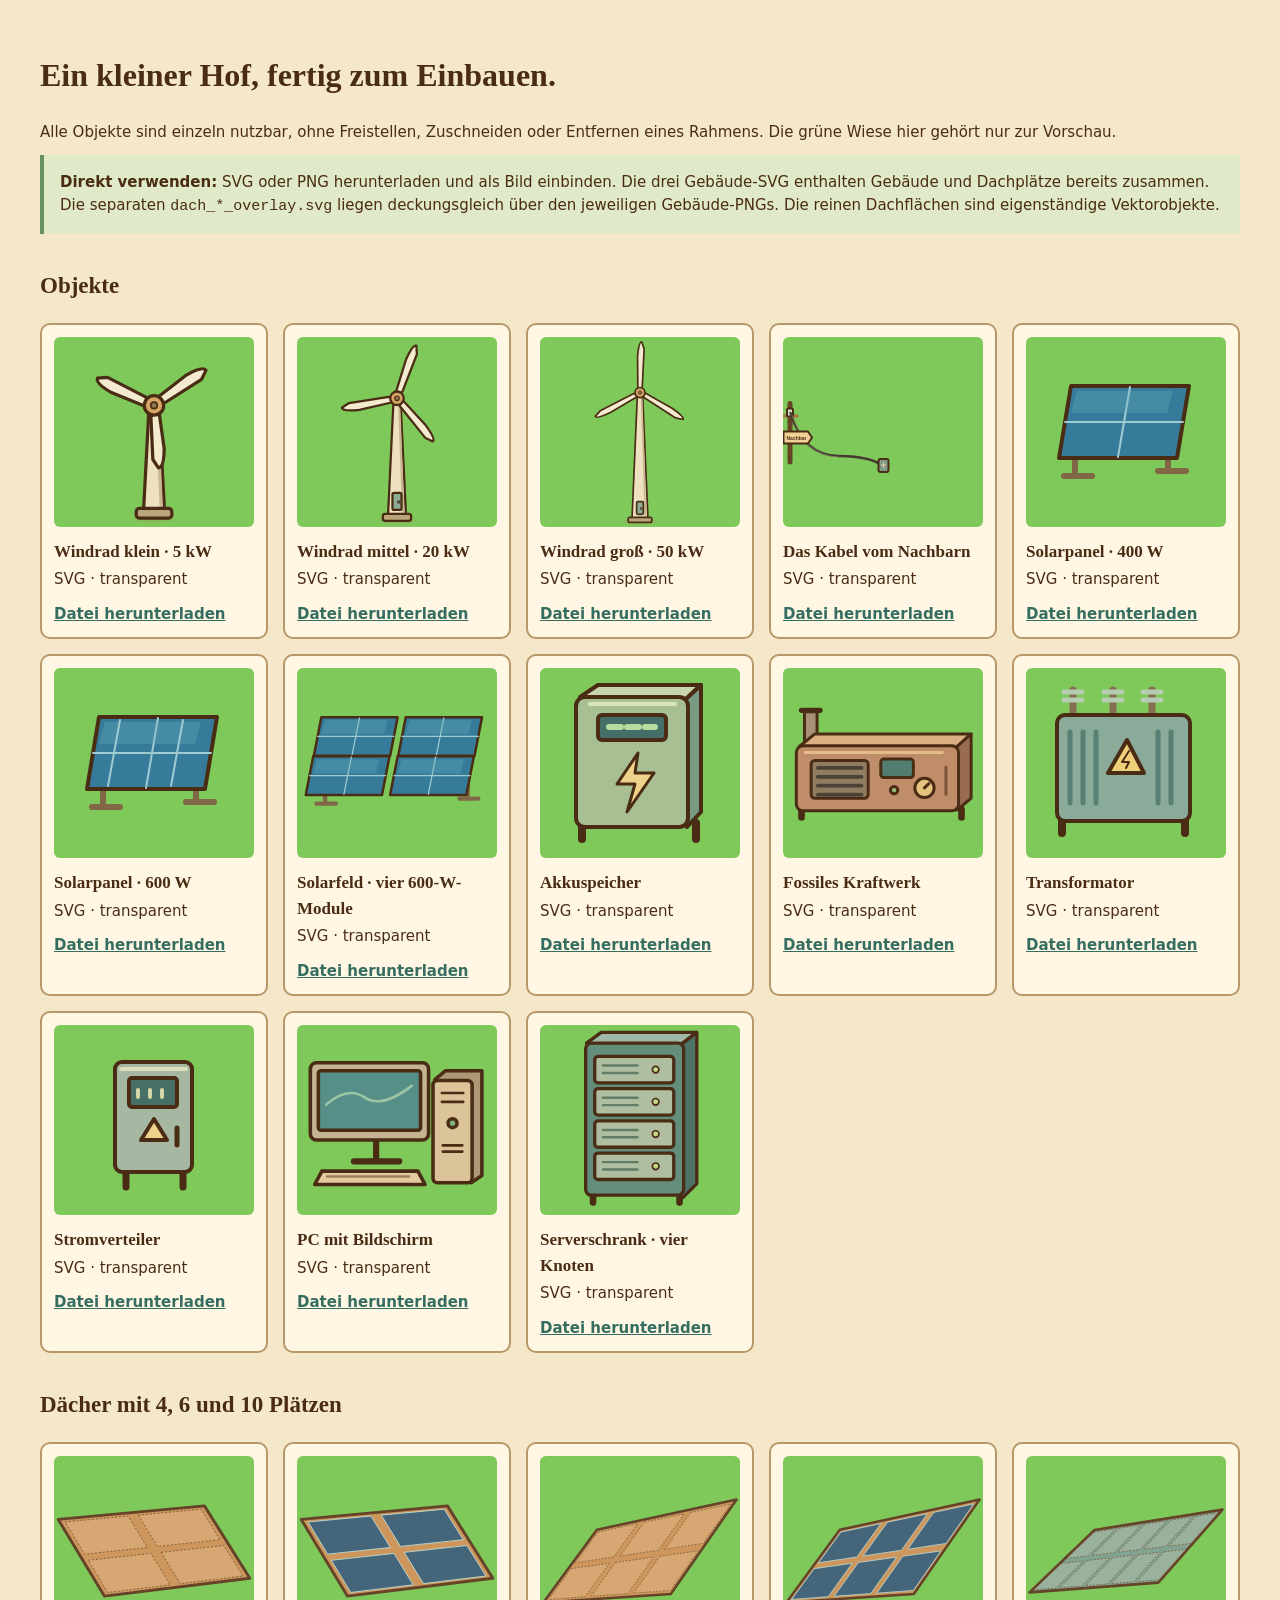
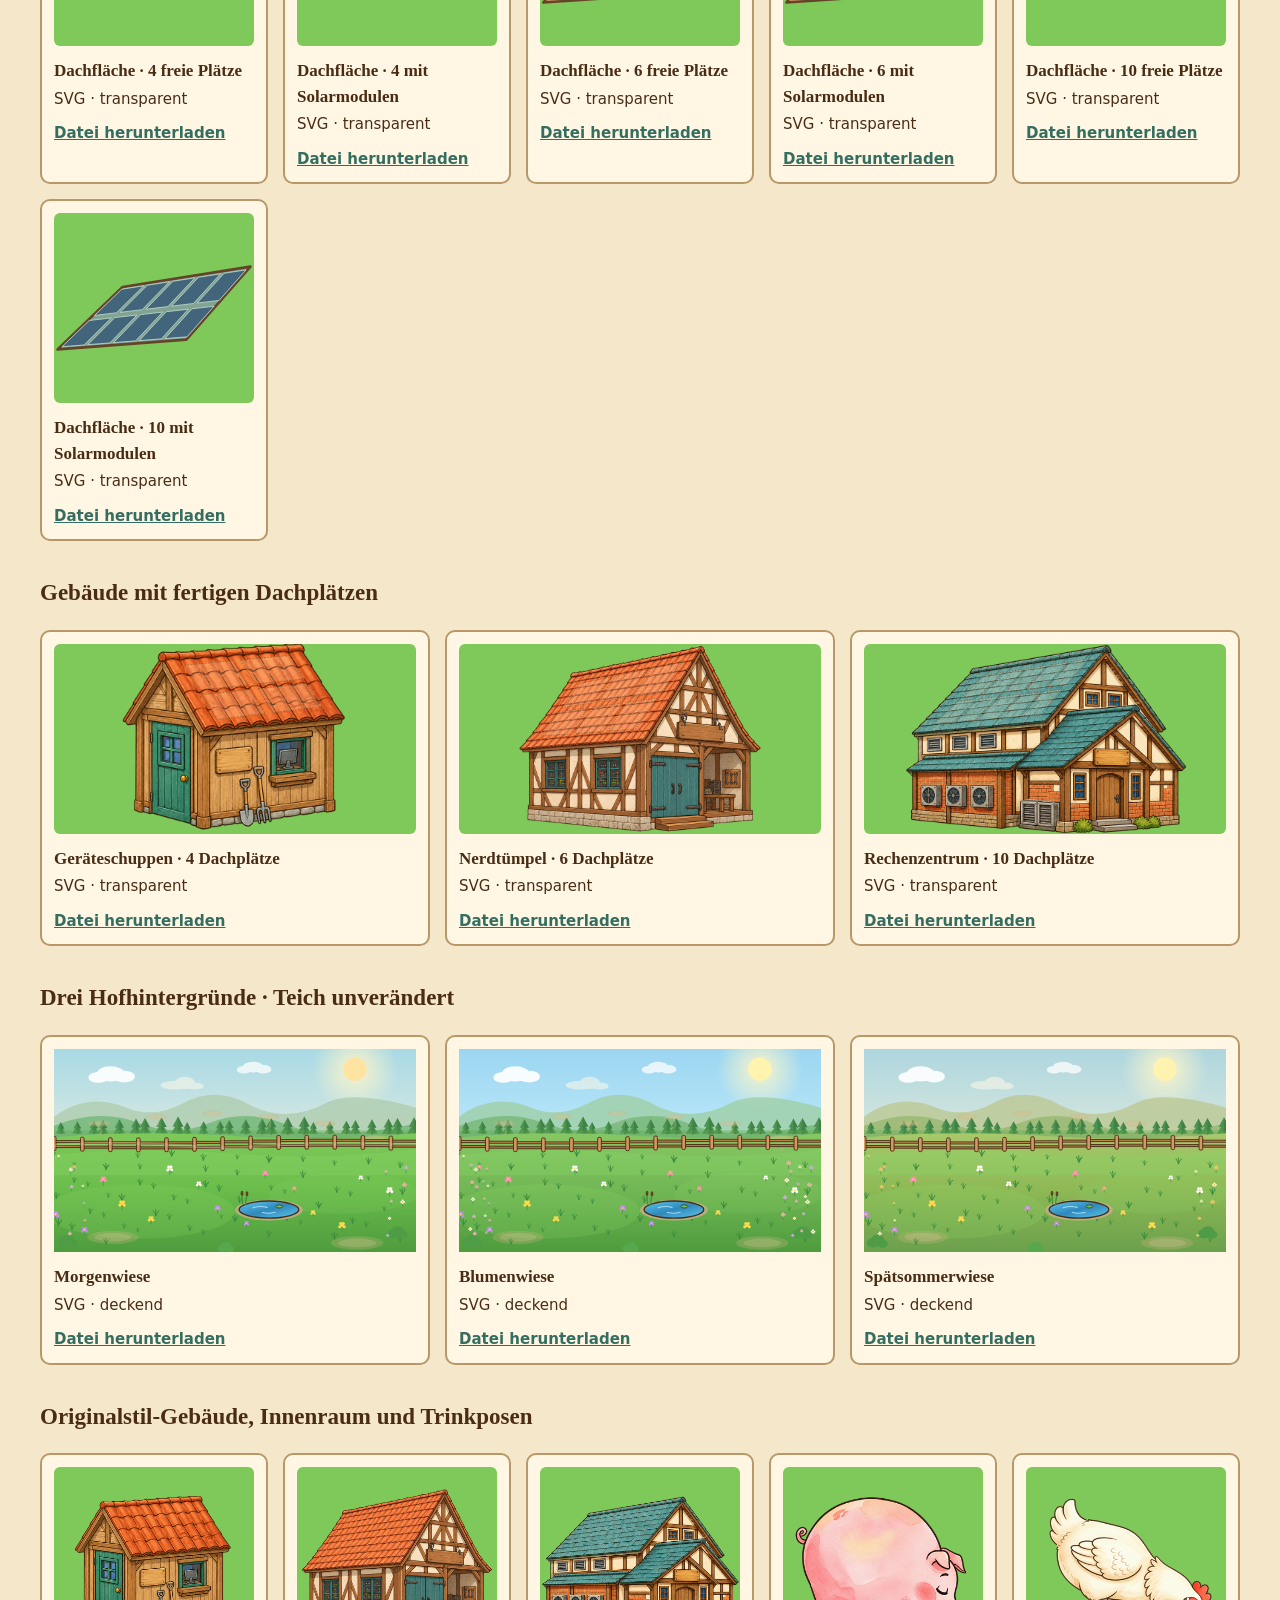
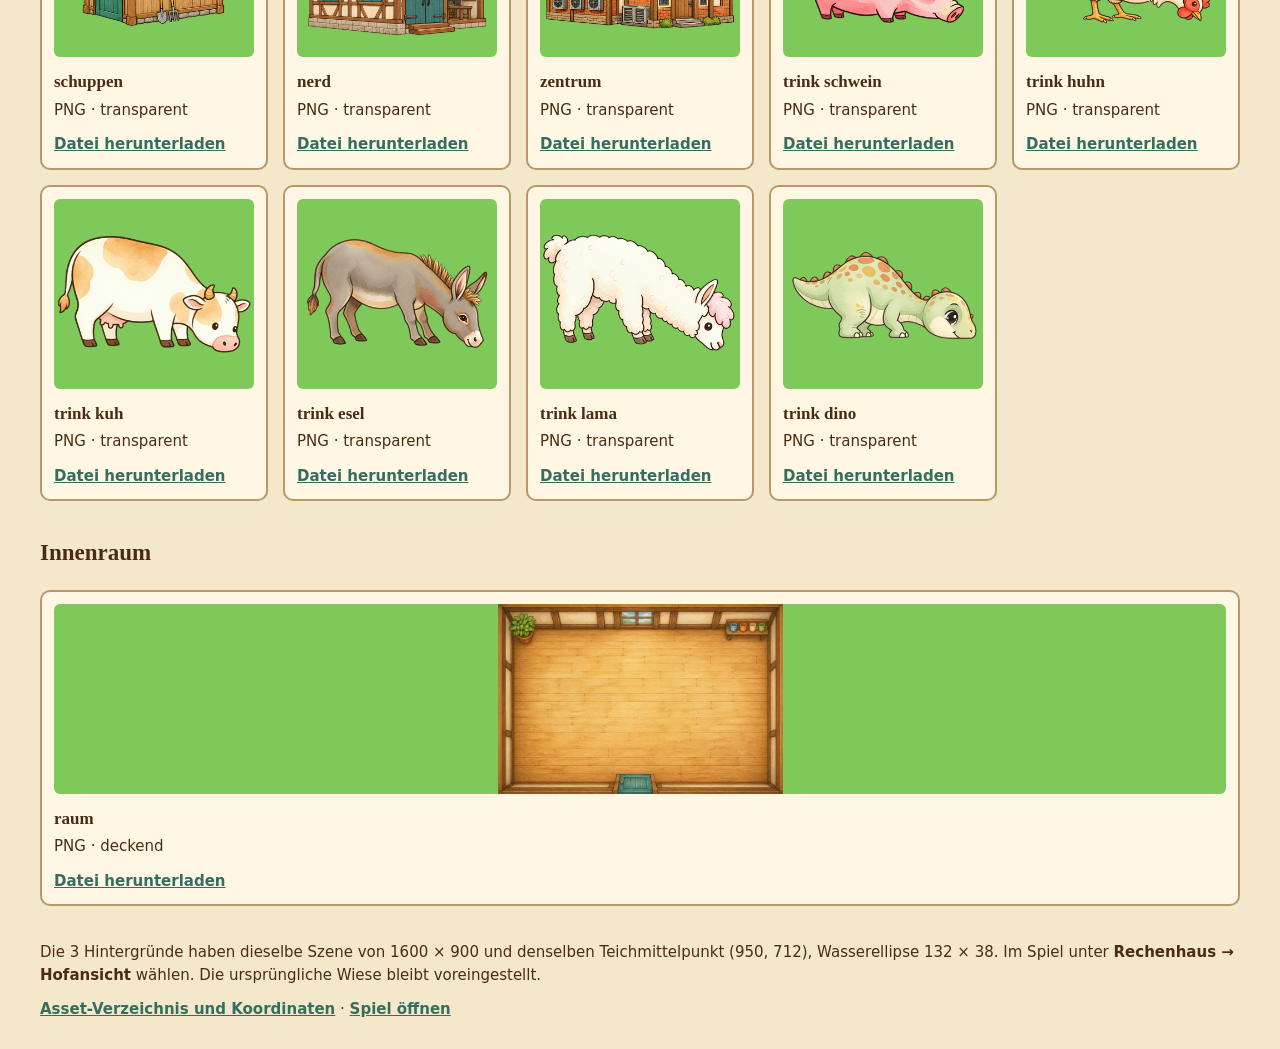
<file: assets/rechenhaus/index.html>
<!doctype html><html lang="de"><meta charset="utf-8"><meta name="viewport" content="width=device-width,initial-scale=1"><title>Modellhof · fertige Grafiken</title><style>*{box-sizing:border-box}body{margin:0;padding:30px;background:#f5e8ca;color:#4a2c15;font:15px/1.5 system-ui,sans-serif}main{max-width:1200px;margin:auto}h1,h2,h3{font-family:Georgia,serif}h1{font-size:32px}h2{margin-top:35px;font-size:23px}h3{font-size:17px;margin:12px 0 3px}.grid{display:grid;grid-template-columns:repeat(auto-fit,minmax(190px,1fr));gap:15px}.weit{grid-template-columns:repeat(auto-fit,minmax(310px,1fr))}article{padding:12px;background:#fff7e4;border:2px solid #b89769;border-radius:10px}.bild{height:190px;background:#7ec95a;border-radius:6px;display:flex;align-items:center;justify-content:center}.bild img{display:block;max-width:100%;max-height:100%;object-fit:contain}.weit .bild{height:auto;aspect-ratio:16/9}.weit img{width:100%;height:100%}p{margin:4px 0 12px}a{color:#356e61;font-weight:700}code{word-break:break-word}aside{padding:16px;background:#e0e9c8;border-left:4px solid #668f62}footer{margin-top:35px}</style><main><h1>Ein kleiner Hof, fertig zum Einbauen.</h1><p>Alle Objekte sind einzeln nutzbar, ohne Freistellen, Zuschneiden oder Entfernen eines Rahmens. Die grüne Wiese hier gehört nur zur Vorschau.</p><aside><b>Direkt verwenden:</b> SVG oder PNG herunterladen und als Bild einbinden. Die drei Gebäude-SVG enthalten Gebäude und Dachplätze bereits zusammen. Die separaten <code>dach_*_overlay.svg</code> liegen deckungsgleich über den jeweiligen Gebäude-PNGs. Die reinen Dachflächen sind eigenständige Vektorobjekte.</aside><h2>Objekte</h2><div class="grid "><article><a href="wind_klein.svg"><div class="bild"><img loading="lazy" src="wind_klein.svg" alt="Windrad klein · 5 kW"></div></a><h3>Windrad klein · 5 kW</h3><p>SVG · transparent</p><a download href="wind_klein.svg">Datei herunterladen</a></article><article><a href="wind_mittel.svg"><div class="bild"><img loading="lazy" src="wind_mittel.svg" alt="Windrad mittel · 20 kW"></div></a><h3>Windrad mittel · 20 kW</h3><p>SVG · transparent</p><a download href="wind_mittel.svg">Datei herunterladen</a></article><article><a href="wind_gross.svg"><div class="bild"><img loading="lazy" src="wind_gross.svg" alt="Windrad groß · 50 kW"></div></a><h3>Windrad groß · 50 kW</h3><p>SVG · transparent</p><a download href="wind_gross.svg">Datei herunterladen</a></article><article><a href="nachbarkabel.svg"><div class="bild"><img loading="lazy" src="nachbarkabel.svg" alt="Das Kabel vom Nachbarn"></div></a><h3>Das Kabel vom Nachbarn</h3><p>SVG · transparent</p><a download href="nachbarkabel.svg">Datei herunterladen</a></article><article><a href="solarpanel_400w.svg"><div class="bild"><img loading="lazy" src="solarpanel_400w.svg" alt="Solarpanel · 400 W"></div></a><h3>Solarpanel · 400 W</h3><p>SVG · transparent</p><a download href="solarpanel_400w.svg">Datei herunterladen</a></article><article><a href="solarpanel_600w.svg"><div class="bild"><img loading="lazy" src="solarpanel_600w.svg" alt="Solarpanel · 600 W"></div></a><h3>Solarpanel · 600 W</h3><p>SVG · transparent</p><a download href="solarpanel_600w.svg">Datei herunterladen</a></article><article><a href="solarfeld.svg"><div class="bild"><img loading="lazy" src="solarfeld.svg" alt="Solarfeld · vier 600-W-Module"></div></a><h3>Solarfeld · vier 600-W-Module</h3><p>SVG · transparent</p><a download href="solarfeld.svg">Datei herunterladen</a></article><article><a href="akku.svg"><div class="bild"><img loading="lazy" src="akku.svg" alt="Akkuspeicher"></div></a><h3>Akkuspeicher</h3><p>SVG · transparent</p><a download href="akku.svg">Datei herunterladen</a></article><article><a href="kraftwerk.svg"><div class="bild"><img loading="lazy" src="kraftwerk.svg" alt="Fossiles Kraftwerk"></div></a><h3>Fossiles Kraftwerk</h3><p>SVG · transparent</p><a download href="kraftwerk.svg">Datei herunterladen</a></article><article><a href="transformator.svg"><div class="bild"><img loading="lazy" src="transformator.svg" alt="Transformator"></div></a><h3>Transformator</h3><p>SVG · transparent</p><a download href="transformator.svg">Datei herunterladen</a></article><article><a href="stromverteiler.svg"><div class="bild"><img loading="lazy" src="stromverteiler.svg" alt="Stromverteiler"></div></a><h3>Stromverteiler</h3><p>SVG · transparent</p><a download href="stromverteiler.svg">Datei herunterladen</a></article><article><a href="pc.svg"><div class="bild"><img loading="lazy" src="pc.svg" alt="PC mit Bildschirm"></div></a><h3>PC mit Bildschirm</h3><p>SVG · transparent</p><a download href="pc.svg">Datei herunterladen</a></article><article><a href="serverschrank.svg"><div class="bild"><img loading="lazy" src="serverschrank.svg" alt="Serverschrank · vier Knoten"></div></a><h3>Serverschrank · vier Knoten</h3><p>SVG · transparent</p><a download href="serverschrank.svg">Datei herunterladen</a></article></div><h2>Dächer mit 4, 6 und 10 Plätzen</h2><div class="grid "><article><a href="dach_4_felder.svg"><div class="bild"><img loading="lazy" src="dach_4_felder.svg" alt="Dachfläche · 4 freie Plätze"></div></a><h3>Dachfläche · 4 freie Plätze</h3><p>SVG · transparent</p><a download href="dach_4_felder.svg">Datei herunterladen</a></article><article><a href="dach_4_belegt.svg"><div class="bild"><img loading="lazy" src="dach_4_belegt.svg" alt="Dachfläche · 4 mit Solarmodulen"></div></a><h3>Dachfläche · 4 mit Solarmodulen</h3><p>SVG · transparent</p><a download href="dach_4_belegt.svg">Datei herunterladen</a></article><article><a href="dach_6_felder.svg"><div class="bild"><img loading="lazy" src="dach_6_felder.svg" alt="Dachfläche · 6 freie Plätze"></div></a><h3>Dachfläche · 6 freie Plätze</h3><p>SVG · transparent</p><a download href="dach_6_felder.svg">Datei herunterladen</a></article><article><a href="dach_6_belegt.svg"><div class="bild"><img loading="lazy" src="dach_6_belegt.svg" alt="Dachfläche · 6 mit Solarmodulen"></div></a><h3>Dachfläche · 6 mit Solarmodulen</h3><p>SVG · transparent</p><a download href="dach_6_belegt.svg">Datei herunterladen</a></article><article><a href="dach_10_felder.svg"><div class="bild"><img loading="lazy" src="dach_10_felder.svg" alt="Dachfläche · 10 freie Plätze"></div></a><h3>Dachfläche · 10 freie Plätze</h3><p>SVG · transparent</p><a download href="dach_10_felder.svg">Datei herunterladen</a></article><article><a href="dach_10_belegt.svg"><div class="bild"><img loading="lazy" src="dach_10_belegt.svg" alt="Dachfläche · 10 mit Solarmodulen"></div></a><h3>Dachfläche · 10 mit Solarmodulen</h3><p>SVG · transparent</p><a download href="dach_10_belegt.svg">Datei herunterladen</a></article></div><h2>Gebäude mit fertigen Dachplätzen</h2><div class="grid "><article><a href="gebaeude_4_felder.svg"><div class="bild"><img loading="lazy" src="gebaeude_4_felder.svg" alt="Geräteschuppen · 4 Dachplätze"></div></a><h3>Geräteschuppen · 4 Dachplätze</h3><p>SVG · transparent</p><a download href="gebaeude_4_felder.svg">Datei herunterladen</a></article><article><a href="gebaeude_6_felder.svg"><div class="bild"><img loading="lazy" src="gebaeude_6_felder.svg" alt="Nerdtümpel · 6 Dachplätze"></div></a><h3>Nerdtümpel · 6 Dachplätze</h3><p>SVG · transparent</p><a download href="gebaeude_6_felder.svg">Datei herunterladen</a></article><article><a href="gebaeude_10_felder.svg"><div class="bild"><img loading="lazy" src="gebaeude_10_felder.svg" alt="Rechenzentrum · 10 Dachplätze"></div></a><h3>Rechenzentrum · 10 Dachplätze</h3><p>SVG · transparent</p><a download href="gebaeude_10_felder.svg">Datei herunterladen</a></article></div><h2>Drei Hofhintergründe · Teich unverändert</h2><div class="grid weit"><article><a href="hintergrund_morgen.svg"><div class="bild"><img loading="lazy" src="hintergrund_morgen.svg" alt="Morgenwiese"></div></a><h3>Morgenwiese</h3><p>SVG · deckend</p><a download href="hintergrund_morgen.svg">Datei herunterladen</a></article><article><a href="hintergrund_blumen.svg"><div class="bild"><img loading="lazy" src="hintergrund_blumen.svg" alt="Blumenwiese"></div></a><h3>Blumenwiese</h3><p>SVG · deckend</p><a download href="hintergrund_blumen.svg">Datei herunterladen</a></article><article><a href="hintergrund_spaetsommer.svg"><div class="bild"><img loading="lazy" src="hintergrund_spaetsommer.svg" alt="Spätsommerwiese"></div></a><h3>Spätsommerwiese</h3><p>SVG · deckend</p><a download href="hintergrund_spaetsommer.svg">Datei herunterladen</a></article></div><h2>Originalstil-Gebäude, Innenraum und Trinkposen</h2><div class="grid "><article><a href="schuppen.png"><div class="bild"><img loading="lazy" src="schuppen.png" alt="schuppen"></div></a><h3>schuppen</h3><p>PNG · transparent</p><a download href="schuppen.png">Datei herunterladen</a></article><article><a href="nerd.png"><div class="bild"><img loading="lazy" src="nerd.png" alt="nerd"></div></a><h3>nerd</h3><p>PNG · transparent</p><a download href="nerd.png">Datei herunterladen</a></article><article><a href="zentrum.png"><div class="bild"><img loading="lazy" src="zentrum.png" alt="zentrum"></div></a><h3>zentrum</h3><p>PNG · transparent</p><a download href="zentrum.png">Datei herunterladen</a></article><article><a href="trink_schwein.png"><div class="bild"><img loading="lazy" src="trink_schwein.png" alt="trink schwein"></div></a><h3>trink schwein</h3><p>PNG · transparent</p><a download href="trink_schwein.png">Datei herunterladen</a></article><article><a href="trink_huhn.png"><div class="bild"><img loading="lazy" src="trink_huhn.png" alt="trink huhn"></div></a><h3>trink huhn</h3><p>PNG · transparent</p><a download href="trink_huhn.png">Datei herunterladen</a></article><article><a href="trink_kuh.png"><div class="bild"><img loading="lazy" src="trink_kuh.png" alt="trink kuh"></div></a><h3>trink kuh</h3><p>PNG · transparent</p><a download href="trink_kuh.png">Datei herunterladen</a></article><article><a href="trink_esel.png"><div class="bild"><img loading="lazy" src="trink_esel.png" alt="trink esel"></div></a><h3>trink esel</h3><p>PNG · transparent</p><a download href="trink_esel.png">Datei herunterladen</a></article><article><a href="trink_lama.png"><div class="bild"><img loading="lazy" src="trink_lama.png" alt="trink lama"></div></a><h3>trink lama</h3><p>PNG · transparent</p><a download href="trink_lama.png">Datei herunterladen</a></article><article><a href="trink_dino.png"><div class="bild"><img loading="lazy" src="trink_dino.png" alt="trink dino"></div></a><h3>trink dino</h3><p>PNG · transparent</p><a download href="trink_dino.png">Datei herunterladen</a></article></div><h2>Innenraum</h2><div class="grid "><article><a href="raum.png"><div class="bild"><img loading="lazy" src="raum.png" alt="raum"></div></a><h3>raum</h3><p>PNG · deckend</p><a download href="raum.png">Datei herunterladen</a></article></div><footer><p>Die 3 Hintergründe haben dieselbe Szene von 1600 × 900 und denselben Teichmittelpunkt (950, 712), Wasserellipse 132 × 38. Im Spiel unter <b>Rechenhaus → Hofansicht</b> wählen. Die ursprüngliche Wiese bleibt voreingestellt.</p><a href="manifest.json">Asset-Verzeichnis und Koordinaten</a> · <a href="../../modellhof_game.html">Spiel öffnen</a></footer></main></html>
</file>
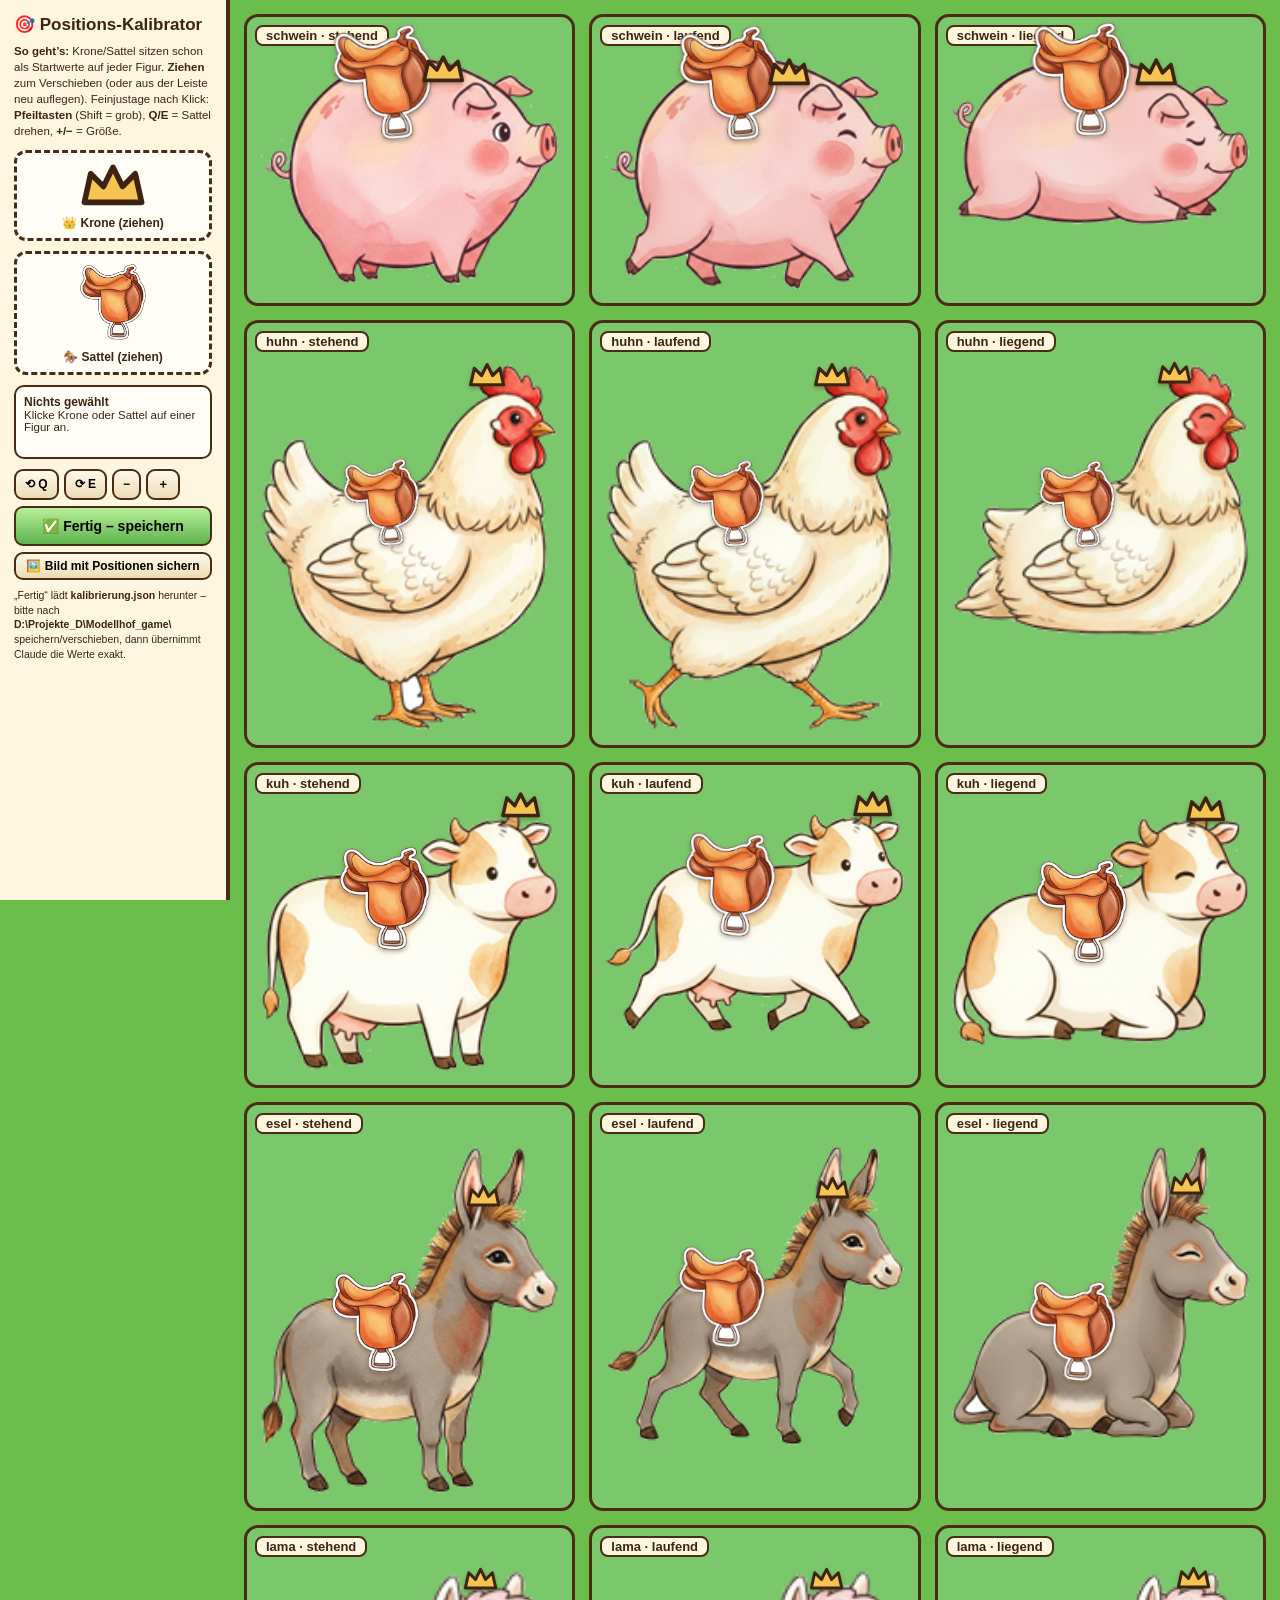
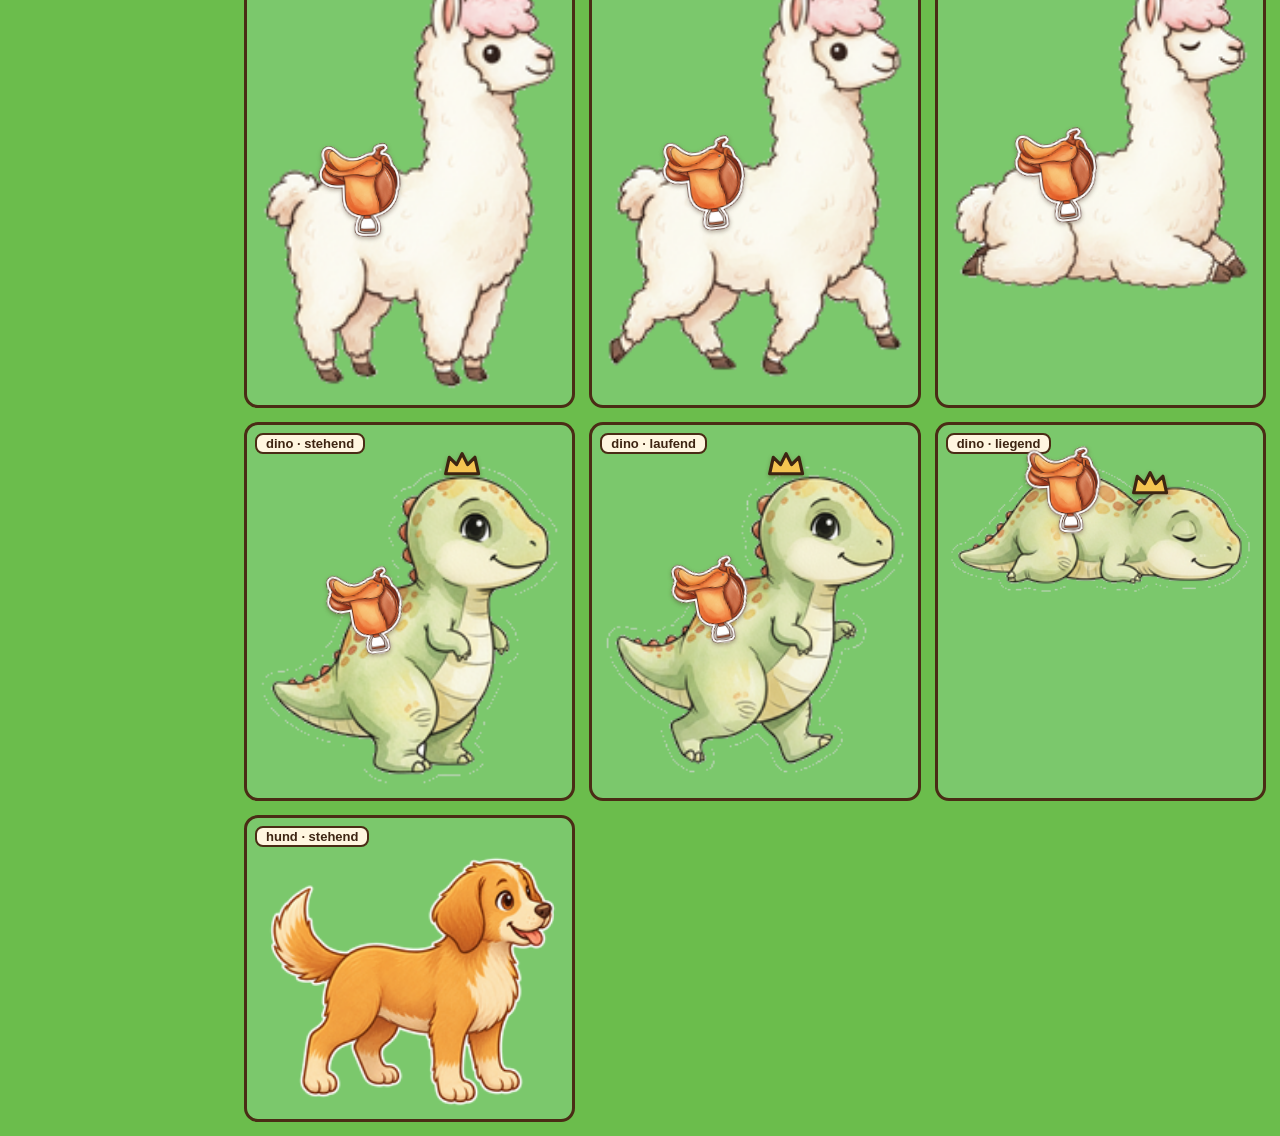
<file: dev/kalibrator.html>
<!DOCTYPE html>
<html lang="de">
<head>
<meta charset="UTF-8">
<meta name="viewport" content="width=device-width, initial-scale=1.0">
<title>Modellhof – Positions-Kalibrator</title>
<style>
:root{--holz:#4a2c15;--papier:#fff6e0;--gruen:#7bc86c}
*{box-sizing:border-box;margin:0;padding:0}
body{font-family:'Nunito','Segoe UI',sans-serif;background:#6bbd4c;color:#3d2412;display:flex;min-height:100vh}
#leiste{width:230px;flex:0 0 230px;background:var(--papier);border-right:4px solid var(--holz);padding:14px;position:sticky;top:0;height:100vh;overflow-y:auto}
#leiste h1{font-size:17px;margin-bottom:8px}
#leiste p{font-size:11.5px;line-height:1.4;margin-bottom:10px}
.quelle{border:3px dashed var(--holz);border-radius:12px;background:#fffdf5;padding:8px;text-align:center;margin-bottom:10px;cursor:grab;user-select:none}
.quelle b{display:block;font-size:12px;margin-top:4px}
.quelle img,.quelle svg{width:70px;pointer-events:none}
#info{border:2.5px solid var(--holz);border-radius:10px;background:#fffdf5;padding:8px;font-size:11.5px;margin-bottom:10px;min-height:74px}
#info b{font-size:12px}
.knopfzeile{display:flex;gap:5px;flex-wrap:wrap;margin-top:6px}
button{font:inherit;font-weight:900;border:2.5px solid var(--holz);border-radius:9px;background:linear-gradient(#ffd97a,#eb9b2d);padding:5px 9px;cursor:pointer;font-size:12px}
button.gruen{background:linear-gradient(#b7ef98,#5fb44f);width:100%;padding:10px;font-size:14px;margin-top:6px}
button.hell{background:linear-gradient(#fffaea,#ecdcb4)}
#ausgabe{width:100%;height:110px;font-size:9px;margin-top:8px;display:none}
#haupt{flex:1;padding:14px;display:grid;grid-template-columns:repeat(auto-fill,minmax(300px,1fr));gap:14px;align-content:start}
.karte{background:var(--gruen);border:3px solid var(--holz);border-radius:14px;padding:8px}
.karte h3{font-size:13px;background:var(--papier);border:2px solid var(--holz);border-radius:8px;display:inline-block;padding:1px 9px;margin-bottom:6px}
.buehne{position:relative;width:100%;user-select:none;touch-action:none}
.buehne>img.figur{width:100%;display:block;pointer-events:none;-webkit-user-drag:none}
.teil{position:absolute;cursor:grab;touch-action:none}
.teil img{width:100%;display:block;pointer-events:none;-webkit-user-drag:none;filter:drop-shadow(0 2px 2px rgba(61,36,18,.35));transform:scaleX(-1)}
.quelle img,#schlepp{transform:scaleX(-1)}   /* Sattel blickt wie die Tiere nach rechts */
.teil svg{width:100%;display:block;pointer-events:none;filter:drop-shadow(0 2px 2px rgba(61,36,18,.35))}
.teil.gewaehlt{outline:2.5px dashed #e0563f;outline-offset:2px}
#hinweis{position:fixed;left:50%;bottom:10px;transform:translateX(-50%);background:var(--papier);border:3px solid var(--holz);border-radius:12px;padding:8px 14px;font-weight:900;font-size:13px;display:none;z-index:50}
#schlepp{position:fixed;pointer-events:none;z-index:99;width:70px;display:none}
</style>
</head>
<body>
<div id="leiste">
  <h1>🎯 Positions-Kalibrator</h1>
  <p><b>So geht’s:</b> Krone/Sattel sitzen schon als Startwerte auf jeder Figur. <b>Ziehen</b> zum Verschieben (oder aus der Leiste neu auflegen). Feinjustage nach Klick: <b>Pfeiltasten</b> (Shift = grob), <b>Q/E</b> = Sattel drehen, <b>+/−</b> = Größe.</p>
  <div class="quelle" data-typ="krone">
    <svg viewBox="0 0 44 30"><path d="M4 26 L8 8 L16 16 L22 4 L28 16 L36 8 L40 26 Z" fill="#f5c451" stroke="#3d2412" stroke-width="3.5" stroke-linejoin="round"/></svg>
    <b>👑 Krone (ziehen)</b>
  </div>
  <div class="quelle" data-typ="sattel">
    <img src="../assets/posen/sattel_klassik.png" alt="">
    <b>🏇 Sattel (ziehen)</b>
  </div>
  <div id="info"><b>Nichts gewählt</b><br>Klicke Krone oder Sattel auf einer Figur an.</div>
  <div class="knopfzeile">
    <button class="hell" id="dreL">⟲ Q</button><button class="hell" id="dreR">⟳ E</button>
    <button class="hell" id="grM">−</button><button class="hell" id="grP">＋</button>
  </div>
  <button class="gruen" id="fertig">✅ Fertig – speichern</button>
  <button class="hell" style="width:100%;margin-top:6px" id="bild">🖼️ Bild mit Positionen sichern</button>
  <textarea id="ausgabe" readonly></textarea>
  <p style="margin-top:8px;font-size:10.5px">„Fertig“ lädt <b>kalibrierung.json</b> herunter – bitte nach<br><b>D:\Projekte_D\Modellhof_game\</b> speichern/verschieben, dann übernimmt Claude die Werte exakt.</p>
</div>
<div id="haupt"></div>
<div id="hinweis"></div>
<img id="schlepp" src="../assets/posen/sattel_klassik.png" alt="">

<script>
/* Startwerte = aktueller Spielstand (damit nur korrigiert werden muss).
   r = Bildbreite/Bildhöhe. sat:[cx,backY,rot,w] kro:[kx,ky,kw] */
const DATEN={
 schwein:{r:{steh:1.30,lauf:1.27,lieg:1.74},
  sat:{steh:[42,4,-6,34],lauf:[42,4,-6,34],lieg:[44,3,-2,34]},
  kro:{steh:[61,10,15],lauf:[61,11,15],lieg:[68,15,15]}},
 huhn:{r:{steh:0.82,lauf:0.82,lieg:1.09},
  sat:{steh:[41,34,-5,26],lauf:[41,34,-4,26],lieg:[43,46,-6,26]},
  kro:{steh:[75,6,13],lauf:[75,6,13],lieg:[74,7,12]}},
 kuh:{r:{steh:1.12,lauf:1.31,lieg:1.23},
  sat:{steh:[42,28,0,31],lauf:[42,27,3,31],lieg:[44,36,0,31]},
  kro:{steh:[86,4,14],lauf:[88,4,14],lieg:[84,6,14]}},
 esel:{r:{steh:0.86,lauf:1.00,lieg:1.02},
  sat:{steh:[39,45,0,30],lauf:[39,44,3,30],lieg:[41,56,2,30]},
  kro:{steh:[74,17,12],lauf:[75,17,12],lieg:[78,16,12]}},
 lama:{r:{steh:0.71,lauf:0.73,lieg:0.92},
  sat:{steh:[34,48,-2,28],lauf:[34,48,-7,28],lieg:[36,58,-7,28]},
  kro:{steh:[73,5,12],lauf:[73,5,12],lieg:[80,6,12]}},
 dino:{r:{steh:0.94,lauf:0.97,lieg:2.25},
  sat:{steh:[36,41,-10,26],lauf:[36,39,-10,26],lieg:[38,10,-3,26]},
  kro:{steh:[67,3,13],lauf:[60,3,13],lieg:[66,21,13]}}
};
const ARTEN=["schwein","huhn","kuh","esel","lama","dino","hund","katze"];
const POSEN=["steh","lauf","lieg"];
const TITEL={steh:"stehend",lauf:"laufend",lieg:"liegend"};
const SASP=1.14, SAUF=0.31, KASP=30/44, KAUF=0.72;
const KRONE_SVG='<svg viewBox="0 0 44 30"><path d="M4 26 L8 8 L16 16 L22 4 L28 16 L36 8 L40 26 Z" fill="#f5c451" stroke="#3d2412" stroke-width="3.5" stroke-linejoin="round"/></svg>';

const haupt=document.getElementById("haupt");
const buehnen={};   /* key art_pose -> {el, teile:{krone,sattel}} */

function teilAnlegen(buehne,typ,art,pose,roh){
  const alt=buehne.querySelector('.teil[data-typ="'+typ+'"]'); if(alt) alt.remove();
  const t=document.createElement("div");
  t.className="teil"; t.dataset.typ=typ; t.dataset.art=art; t.dataset.pose=pose;
  t.dataset.rot=roh.rot||0;
  t.style.left=roh.x+"%"; t.style.top=roh.y+"%"; t.style.width=roh.w+"%";
  t.style.transform="rotate("+(roh.rot||0)+"deg)"; t.style.zIndex=typ==="krone"?6:5;
  t.innerHTML=typ==="krone"?KRONE_SVG:'<img src="../assets/posen/sattel_klassik.png" alt="">';
  buehne.appendChild(t);
  return t;
}
ARTEN.forEach(art=>POSEN.forEach(pose=>{
  const k=document.createElement("div"); k.className="karte";
  k.innerHTML='<h3>'+art+' · '+TITEL[pose]+'</h3>';
  const b=document.createElement("div"); b.className="buehne"; b.dataset.key=art+"_"+pose;
  b.innerHTML='<img class="figur" src="../assets/posen/'+art+'_'+pose+'.png" alt="">';
  k.appendChild(b); haupt.appendChild(k); buehnen[art+"_"+pose]=b;
  const d=DATEN[art], r=d.r[pose];
  const s=d.sat[pose], w=s[3], sx=s[0]-w/2, sy=s[1]-w*SASP*r*SAUF;
  teilAnlegen(b,"sattel",art,pose,{x:sx,y:sy,w:w,rot:s[2]});
  const c=d.kro[pose], kw=c[2], kh=kw*KASP*r;
  teilAnlegen(b,"krone",art,pose,{x:c[0]-kw/2,y:c[1]-kh*KAUF,w:kw,rot:0});
}));

/* ── Auswahl + Ziehen ── */
let gewaehlt=null, zieh=null;
const info=document.getElementById("info");
function waehle(t){
  if(gewaehlt) gewaehlt.classList.remove("gewaehlt");
  gewaehlt=t; if(t){ t.classList.add("gewaehlt"); infoNeu(); }
  else info.innerHTML='<b>Nichts gewählt</b><br>Klicke Krone oder Sattel auf einer Figur an.';
}
function infoNeu(){
  if(!gewaehlt) return;
  info.innerHTML='<b>'+(gewaehlt.dataset.typ==="krone"?"👑 Krone":"🏇 Sattel")+' · '+gewaehlt.dataset.art+' ('+TITEL[gewaehlt.dataset.pose]+')</b><br>'+
    'x: '+parseFloat(gewaehlt.style.left).toFixed(1)+'% · y: '+parseFloat(gewaehlt.style.top).toFixed(1)+'%<br>'+
    'Breite: '+parseFloat(gewaehlt.style.width).toFixed(1)+'% · Drehung: '+gewaehlt.dataset.rot+'°';
}
document.addEventListener("pointerdown",e=>{
  const t=e.target.closest(".teil");
  if(t){ waehle(t);
    const b=t.parentElement.getBoundingClientRect(), r=t.getBoundingClientRect();
    zieh={t,dx:e.clientX-r.left,dy:e.clientY-r.top};
    t.setPointerCapture&&t.setPointerCapture(e.pointerId);
    e.preventDefault(); return; }
  const q=e.target.closest(".quelle");
  if(q){ zieh={neu:q.dataset.typ,dx:35,dy:20};
    const s=document.getElementById("schlepp");
    if(q.dataset.typ==="krone"){ s.style.display="none"; } else { s.style.display="block"; }
    e.preventDefault(); return; }
  if(!e.target.closest("#leiste")) waehle(null);
});
document.addEventListener("pointermove",e=>{
  if(!zieh) return;
  if(zieh.neu){ const s=document.getElementById("schlepp"); s.style.left=(e.clientX-35)+"px"; s.style.top=(e.clientY-20)+"px"; return; }
  const b=zieh.t.parentElement.getBoundingClientRect();
  zieh.t.style.left=((e.clientX-zieh.dx-b.left)/b.width*100).toFixed(2)+"%";
  zieh.t.style.top=((e.clientY-zieh.dy-b.top)/b.height*100).toFixed(2)+"%";
  infoNeu();
});
document.addEventListener("pointerup",e=>{
  if(zieh&&zieh.neu){
    document.getElementById("schlepp").style.display="none";
    const ziel=document.elementsFromPoint(e.clientX,e.clientY).find(x=>x.classList&&x.classList.contains("buehne"));
    if(ziel){
      const b=ziel.getBoundingClientRect();
      const w=zieh.neu==="krone"?13:28;
      const t=teilAnlegen(ziel,zieh.neu,ziel.dataset.key.split("_")[0],ziel.dataset.key.split("_")[1],
        {x:(e.clientX-b.left)/b.width*100-w/2,y:(e.clientY-b.top)/b.height*100-4,w:w,rot:0});
      waehle(t);
    }
  }
  zieh=null;
});
/* Feinjustage */
function dreh(d){ if(!gewaehlt||gewaehlt.dataset.typ!=="sattel") return;
  const r=(parseFloat(gewaehlt.dataset.rot)||0)+d; gewaehlt.dataset.rot=r;
  gewaehlt.style.transform="rotate("+r+"deg)"; infoNeu(); }
function groesse(f){ if(!gewaehlt) return;
  gewaehlt.style.width=Math.max(4,parseFloat(gewaehlt.style.width)*f).toFixed(1)+"%"; infoNeu(); }
document.addEventListener("keydown",e=>{
  if(!gewaehlt) return;
  const s=e.shiftKey?1:0.25;
  if(e.key==="ArrowLeft"){gewaehlt.style.left=(parseFloat(gewaehlt.style.left)-s)+"%";}
  else if(e.key==="ArrowRight"){gewaehlt.style.left=(parseFloat(gewaehlt.style.left)+s)+"%";}
  else if(e.key==="ArrowUp"){gewaehlt.style.top=(parseFloat(gewaehlt.style.top)-s)+"%";}
  else if(e.key==="ArrowDown"){gewaehlt.style.top=(parseFloat(gewaehlt.style.top)+s)+"%";}
  else if(e.key==="q"||e.key==="Q"){dreh(-2);}
  else if(e.key==="e"||e.key==="E"){dreh(2);}
  else if(e.key==="+"){groesse(1.05);}
  else if(e.key==="-"){groesse(1/1.05);}
  else return;
  e.preventDefault(); infoNeu();
});
document.getElementById("dreL").onclick=()=>dreh(-2);
document.getElementById("dreR").onclick=()=>dreh(2);
document.getElementById("grP").onclick=()=>groesse(1.05);
document.getElementById("grM").onclick=()=>groesse(1/1.05);

/* ── Speichern ── */
function sammeln(){
  const aus={};
  ARTEN.forEach(art=>{ aus[art]={};
    POSEN.forEach(pose=>{
      const b=buehnen[art+"_"+pose]; const o={};
      b.querySelectorAll(".teil").forEach(t=>{
        o[t.dataset.typ==="krone"?"kro":"sat"]={
          x:+parseFloat(t.style.left).toFixed(1), y:+parseFloat(t.style.top).toFixed(1),
          w:+parseFloat(t.style.width).toFixed(1), rot:+(parseFloat(t.dataset.rot)||0) };
      });
      aus[art][pose]=o;
    });
  });
  return aus;
}
function melde(t){ const h=document.getElementById("hinweis"); h.textContent=t; h.style.display="block"; setTimeout(()=>h.style.display="none",3500); }
document.getElementById("fertig").onclick=()=>{
  const j=JSON.stringify(sammeln(),null,1);
  const a=document.getElementById("ausgabe"); a.style.display="block"; a.value=j;
  try{ localStorage.setItem("modellhof_kalibrierung",j); }catch(e){}
  const dl=document.createElement("a");
  dl.href=URL.createObjectURL(new Blob([j],{type:"application/json"}));
  dl.download="kalibrierung.json"; dl.click();
  try{ navigator.clipboard.writeText(j); }catch(e){}
  melde("✅ kalibrierung.json gespeichert – bitte in den Projektordner legen!");
};
document.getElementById("bild").onclick=async()=>{
  try{
    const karten=[...document.querySelectorAll(".buehne")];
    const spalten=3, bw=340, reihen=Math.ceil(karten.length/spalten);
    let zeilenH=[]; karten.forEach((b,i)=>{const z=Math.floor(i/spalten); const h=bw*(b.offsetHeight/b.offsetWidth)+26; zeilenH[z]=Math.max(zeilenH[z]||0,h);});
    const c=document.createElement("canvas");
    c.width=spalten*bw+40; c.height=zeilenH.reduce((a,b)=>a+b,0)+40;
    const g=c.getContext("2d"); g.fillStyle="#7bc86c"; g.fillRect(0,0,c.width,c.height);
    g.textBaseline="top";
    let y0=20;
    for(let z=0;z<reihen;z++){
      for(let s=0;s<spalten;s++){
        const i=z*spalten+s; if(i>=karten.length) break;
        const b=karten[i], x0=20+s*bw;
        const fig=b.querySelector(".figur");
        const skal=(bw-20)/b.offsetWidth, fh=b.offsetHeight*skal;
        g.fillStyle="#3d2412"; g.font="900 13px sans-serif"; g.fillText(b.dataset.key.replace("_"," · "),x0,y0);
        await new Promise(res=>{ if(fig.complete) res(); else fig.onload=res; });
        g.drawImage(fig,x0,y0+18,bw-20,fh);
        for(const t of b.querySelectorAll(".teil")){
          const tx=x0+parseFloat(t.style.left)/100*(bw-20), ty=y0+18+parseFloat(t.style.top)/100*fh;
          const tw=parseFloat(t.style.width)/100*(bw-20), rot=(parseFloat(t.dataset.rot)||0)*Math.PI/180;
          g.save(); g.translate(tx+tw/2,ty); g.rotate(rot); g.translate(-tw/2,0);
          if(t.dataset.typ==="sattel"){ const im=t.querySelector("img"); g.drawImage(im,0,0,tw,tw*(im.naturalHeight/im.naturalWidth)); }
          else{ g.fillStyle="#f5c451"; g.strokeStyle="#3d2412"; g.lineWidth=2.5;
            const u=tw/44; g.beginPath();
            g.moveTo(4*u,26*u*(30/44)/(30/44)); /* einfacher Kronenpfad */
            g.beginPath(); g.moveTo(4*u,26*u); g.lineTo(8*u,8*u); g.lineTo(16*u,16*u); g.lineTo(22*u,4*u);
            g.lineTo(28*u,16*u); g.lineTo(36*u,8*u); g.lineTo(40*u,26*u); g.closePath(); g.fill(); g.stroke(); }
          g.restore();
          g.fillStyle="#e0563f"; g.beginPath(); g.arc(tx+tw/2,ty+2,3,0,7); g.fill();
        }
        g.fillStyle="#3d2412"; g.font="10px sans-serif";
      }
      y0+=zeilenH[z];
    }
    const dl=document.createElement("a"); dl.href=c.toDataURL("image/png"); dl.download="kalibrierung_bild.png"; dl.click();
    melde("🖼️ kalibrierung_bild.png gespeichert");
  }catch(e){ melde("⚠️ Bild-Export ging nicht ("+e.message+") – bitte über http://localhost:8123 öffnen"); }
};
/* Vorherige Kalibrierung wieder laden, falls vorhanden */
try{ const alt=localStorage.getItem("modellhof_kalibrierung");
 if(alt){ const o=JSON.parse(alt);
  ARTEN.forEach(art=>POSEN.forEach(pose=>{ const e=o[art]&&o[art][pose]; if(!e) return;
   const b=buehnen[art+"_"+pose];
   if(e.sat) teilAnlegen(b,"sattel",art,pose,e.sat);
   if(e.kro) teilAnlegen(b,"krone",art,pose,e.kro); }));
  melde("Vorherige Kalibrierung geladen"); }
}catch(e){}
</script>
</body>
</html>
</file>
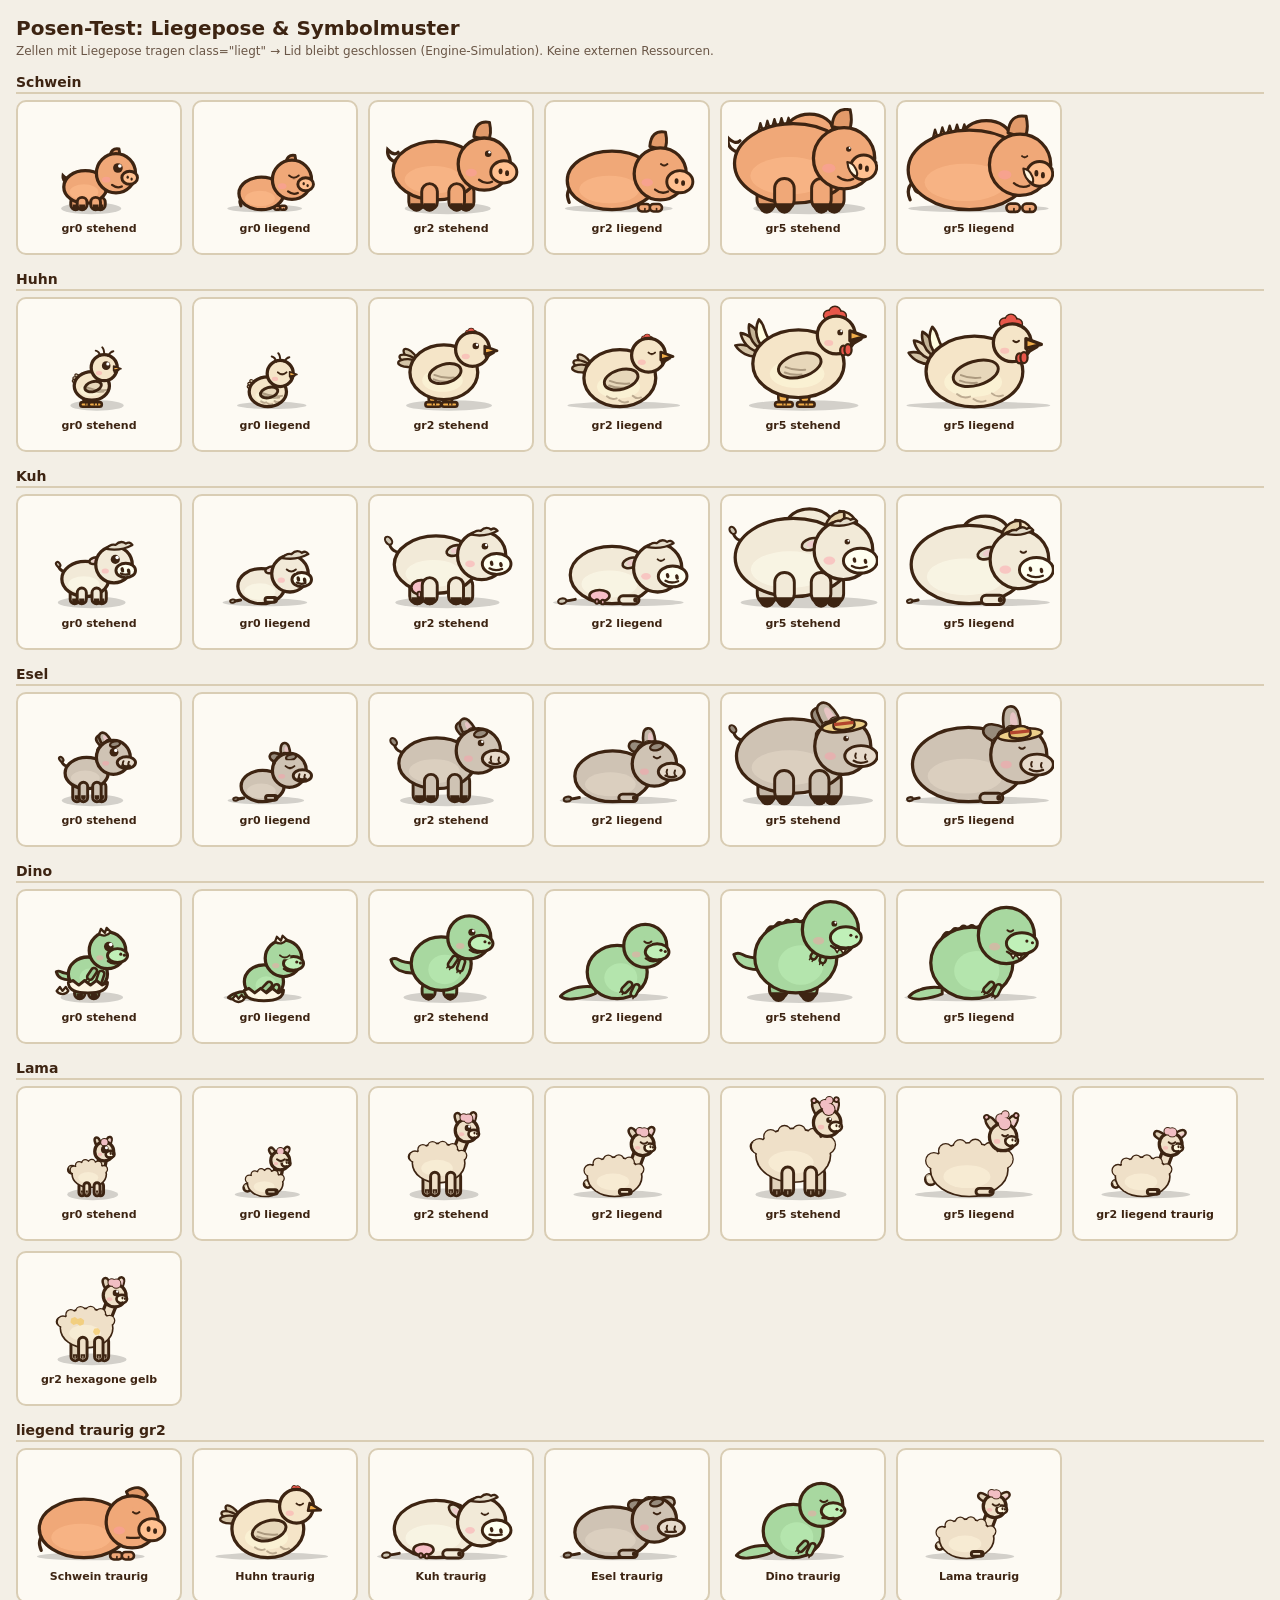
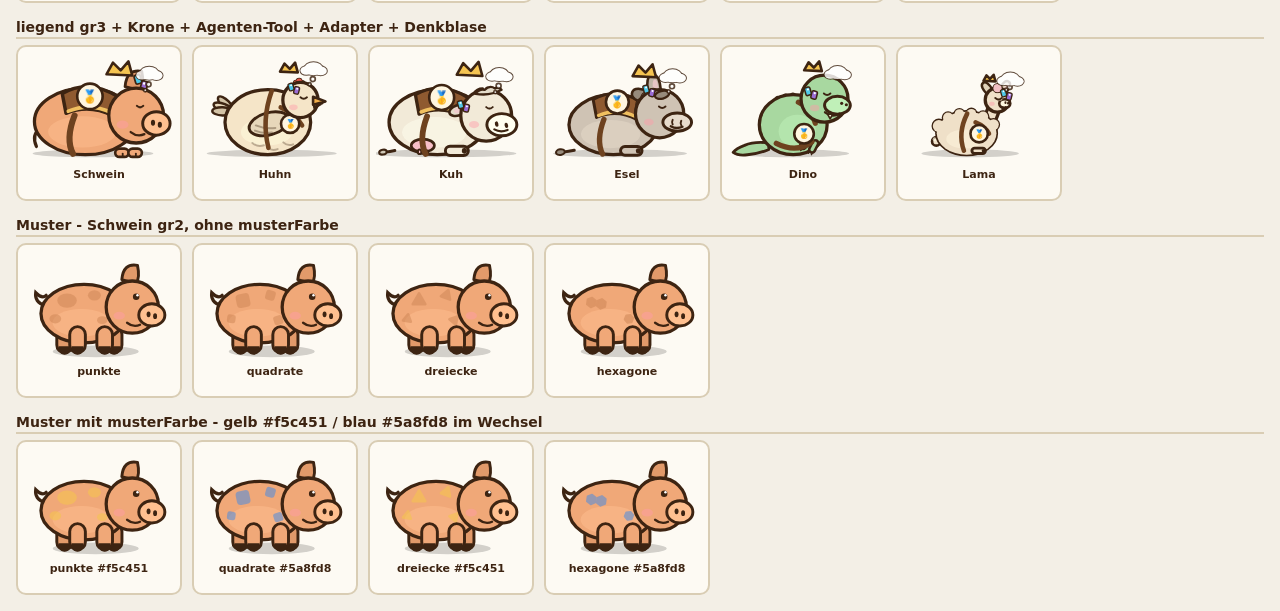
<file: dev/posen_test.html>
<!doctype html>
<html lang="de">
<head>
<meta charset="utf-8">
<title>Modellhof - Posen-Test (Liegepose + Symbolmuster)</title>
<style>
  body{font-family:system-ui,-apple-system,sans-serif;background:#f3efe6;color:#3d2412;margin:16px}
  h1{font-size:20px;margin:0 0 4px}
  p.hinweis{font-size:12px;margin:0 0 14px;opacity:.75}
  h2{font-size:14px;margin:16px 0 6px;border-bottom:2px solid #d9cdb4;padding-bottom:2px}
  .reihe{display:flex;flex-wrap:wrap;gap:10px}
  .zelle{width:150px;background:#fdfaf3;border:2px solid #d9cdb4;border-radius:10px;padding:6px 6px 2px}
  .zelle svg{display:block}
  .zelle .name{font-size:11px;font-weight:700;text-align:center;margin:2px 0 3px;line-height:1.25;min-height:26px}

  /* Simulation der Engine-Regeln fuer das Augenlid:
     im Stehen blinzelt es gelegentlich, in der Liegepose (.liegt)
     bleibt es geschlossen - exakt die Regel
     .liegt .lid{animation:none;transform:scaleY(1)} */
  .lid{transform-box:fill-box;transform-origin:50% 0;transform:scaleY(0);animation:blinzeln 4.6s infinite}
  @keyframes blinzeln{0%,91%,97%,100%{transform:scaleY(0)}93%,95%{transform:scaleY(1)}}
  .liegt .lid{animation:none;transform:scaleY(1)}
</style>
</head>
<body>
<h1>Posen-Test: Liegepose &amp; Symbolmuster</h1>
<p class="hinweis">Zellen mit Liegepose tragen class="liegt" &rarr; Lid bleibt geschlossen (Engine-Simulation). Keine externen Ressourcen.</p>
<div id="raster"></div>

<script src="grafik.js"></script>
<script>
(function(){
  const arten=[["schwein","Schwein"],["huhn","Huhn"],["kuh","Kuh"],["esel","Esel"],["dino","Dino"],["lama","Lama"]];
  const raster=document.getElementById("raster");

  function zelle(svg,label,liegt){
    const el=document.createElement("div");
    el.className="zelle"+(liegt?" liegt":"");
    el.innerHTML=svg+'<div class="name">'+label+"</div>";
    return el;
  }
  function reihe(titel,zellen){
    const h=document.createElement("h2"); h.textContent=titel; raster.appendChild(h);
    const r=document.createElement("div"); r.className="reihe";
    zellen.forEach(z=>r.appendChild(z)); raster.appendChild(r);
  }

  /* Hauptraster: je Art gr0/gr2/gr5, stehend neben liegend */
  for(const [art,name] of arten){
    const z=[];
    for(const gr of [0,2,5]){
      z.push(zelle(tierSvg(art,{gr}),          "gr"+gr+" stehend", false));
      z.push(zelle(tierSvg(art,{gr},{liegt:true}), "gr"+gr+" liegend", true));
    }
    if(art==="lama"){
      z.push(zelle(tierSvg("lama",{gr:2,zustand:30},{liegt:true}), "gr2 liegend traurig", true));
      z.push(zelle(tierSvg("lama",{gr:2,muster:"hexagone",musterFarbe:"#f5c451"}), "gr2 hexagone gelb", false));
    }
    reihe(name, z);
  }

  /* Zeile: liegend traurig gr2, je Art */
  reihe("liegend traurig gr2",
    arten.map(([art,name])=>zelle(tierSvg(art,{gr:2,zustand:30},{liegt:true}), name+" traurig", true)));

  /* Zeile: Anbauteile muessen auch im Liegen sitzen */
  reihe("liegend gr3 + Krone + Agenten-Tool + Adapter + Denkblase",
    arten.map(([art,name])=>zelle(tierSvg(art,{gr:3,geschirrZ:"\u{1F947}",adapter:2,denkt:1},{liegt:true,krone:true}), name, true)));

  /* Zeilen: Symbolmuster am Schwein gr2 stehend, ohne und mit musterFarbe */
  const muster=["punkte","quadrate","dreiecke","hexagone"];
  reihe("Muster - Schwein gr2, ohne musterFarbe",
    muster.map(m=>zelle(tierSvg("schwein",{gr:2,muster:m}), m, false)));
  reihe("Muster mit musterFarbe - gelb #f5c451 / blau #5a8fd8 im Wechsel",
    muster.map((m,i)=>{
      const f=(i%2? "#5a8fd8":"#f5c451");
      return zelle(tierSvg("schwein",{gr:2,muster:m,musterFarbe:f}), m+" "+f, false);
    }));
})();
</script>
</body>
</html>
</file>
